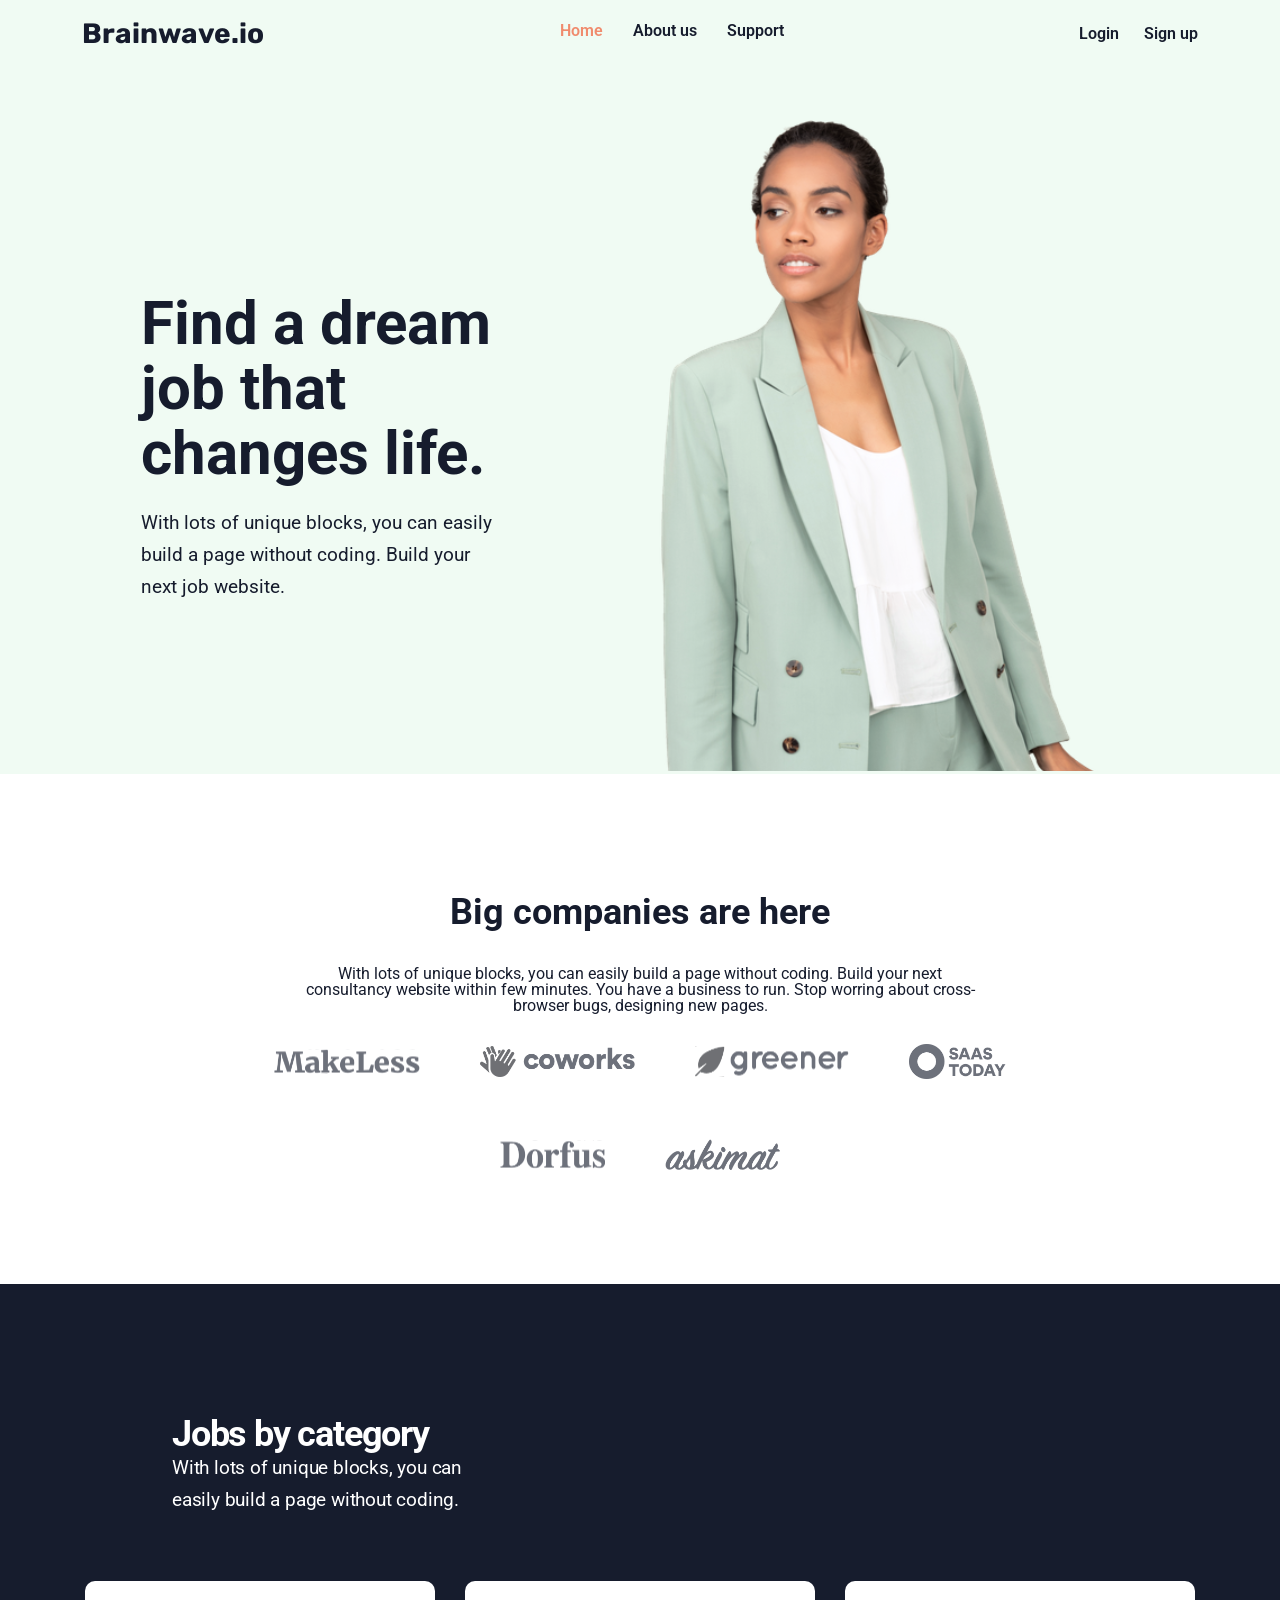
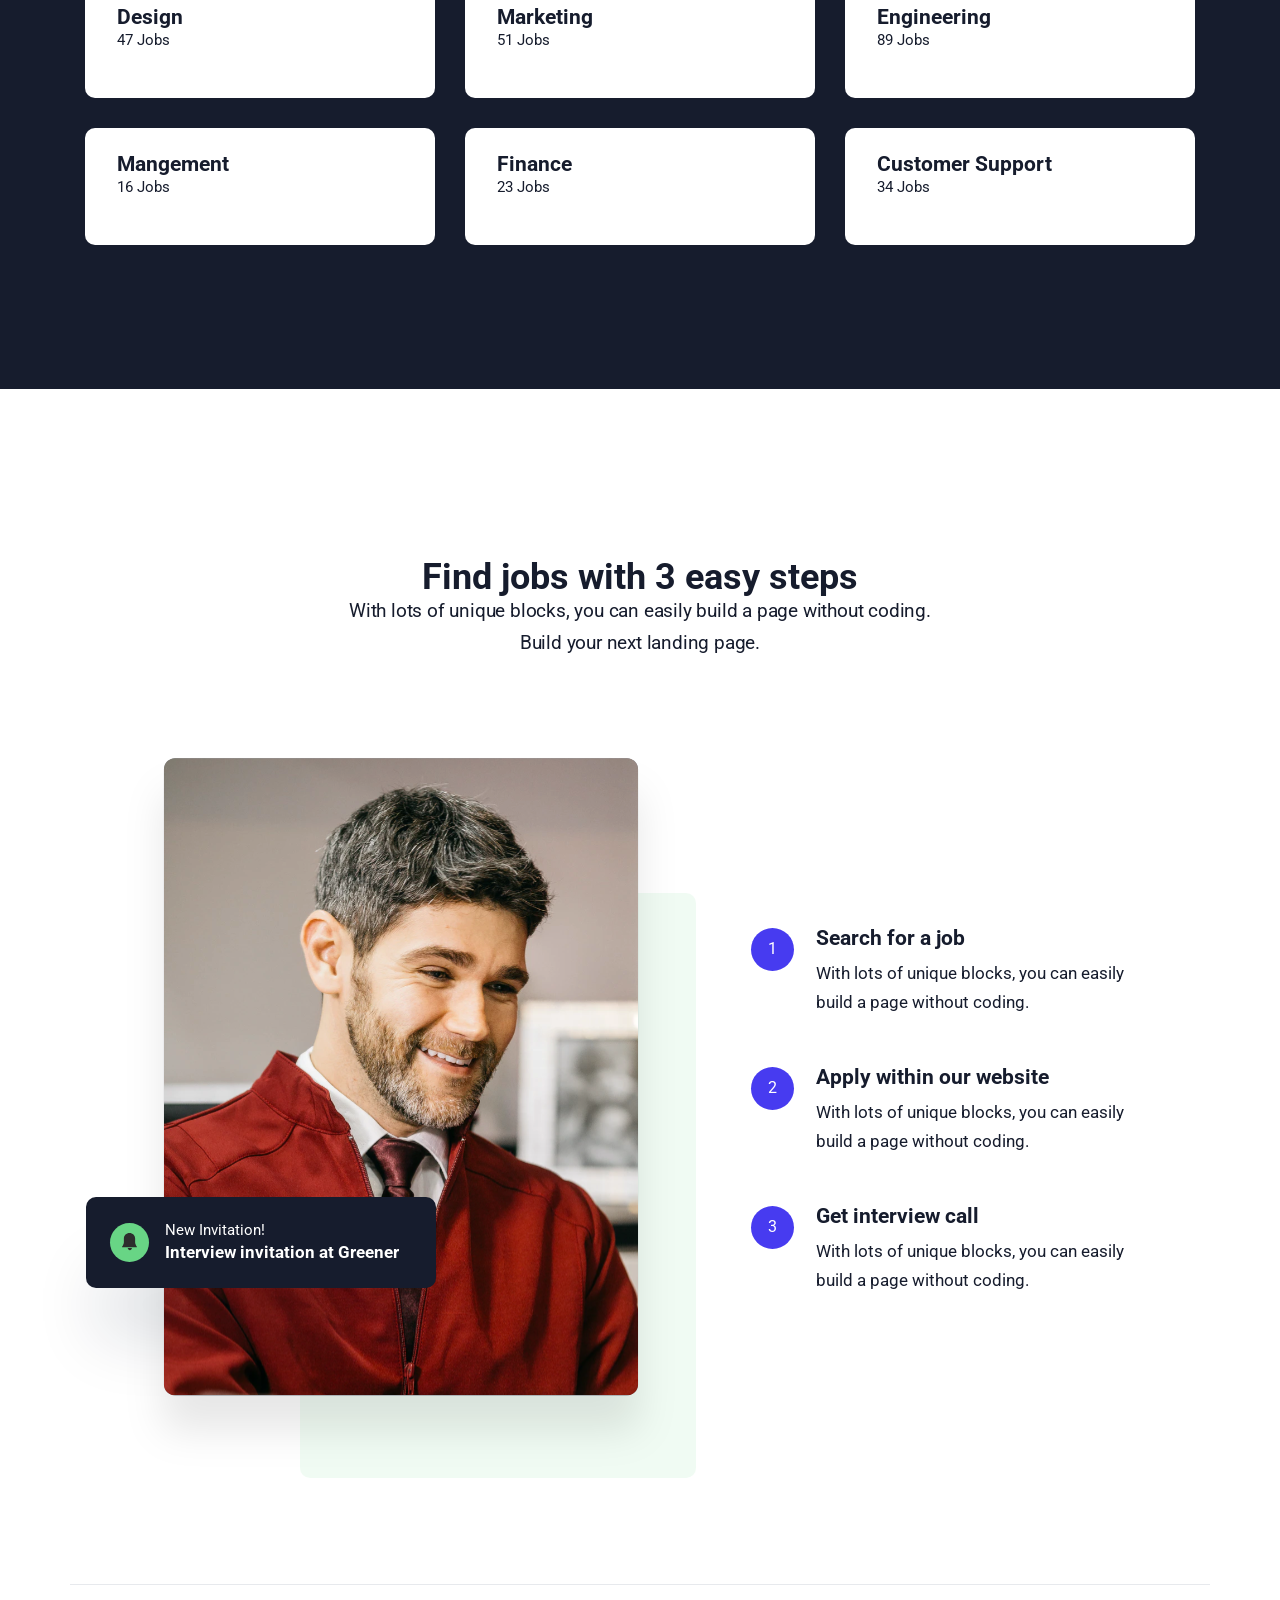
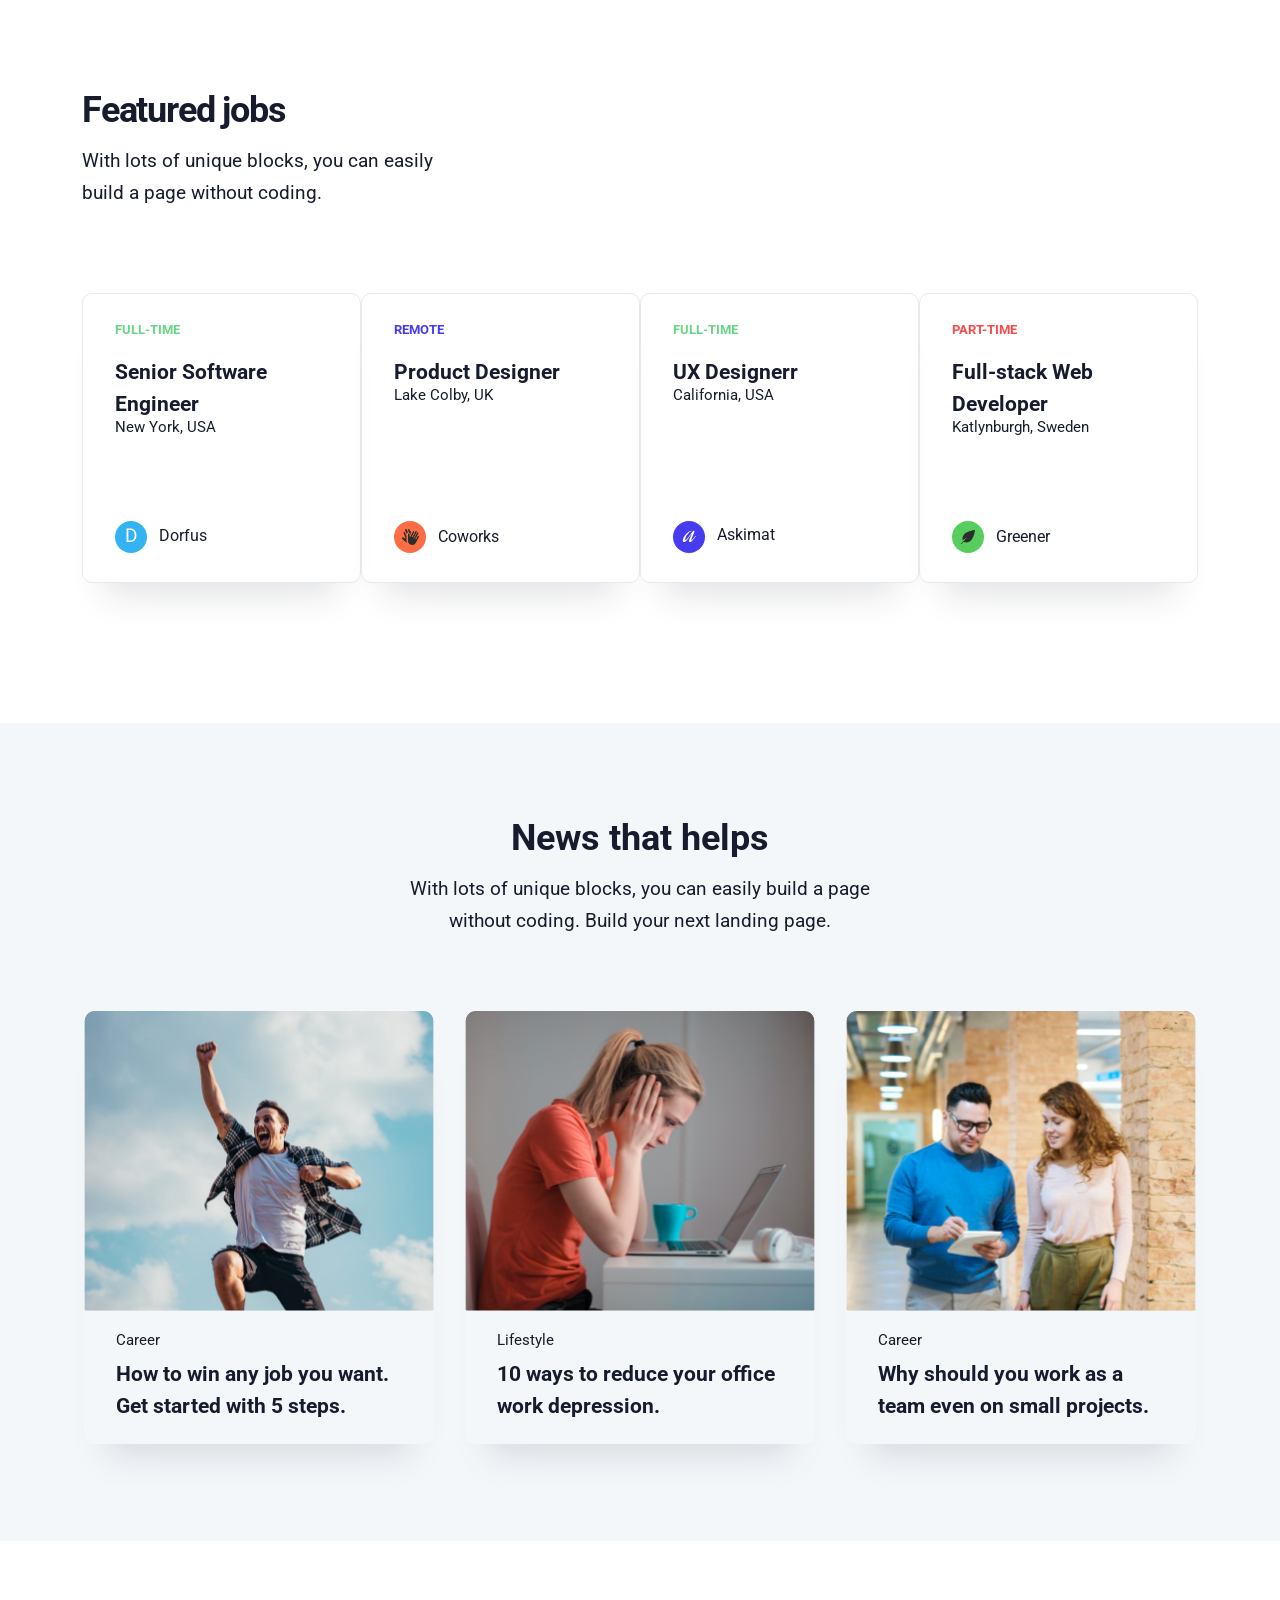
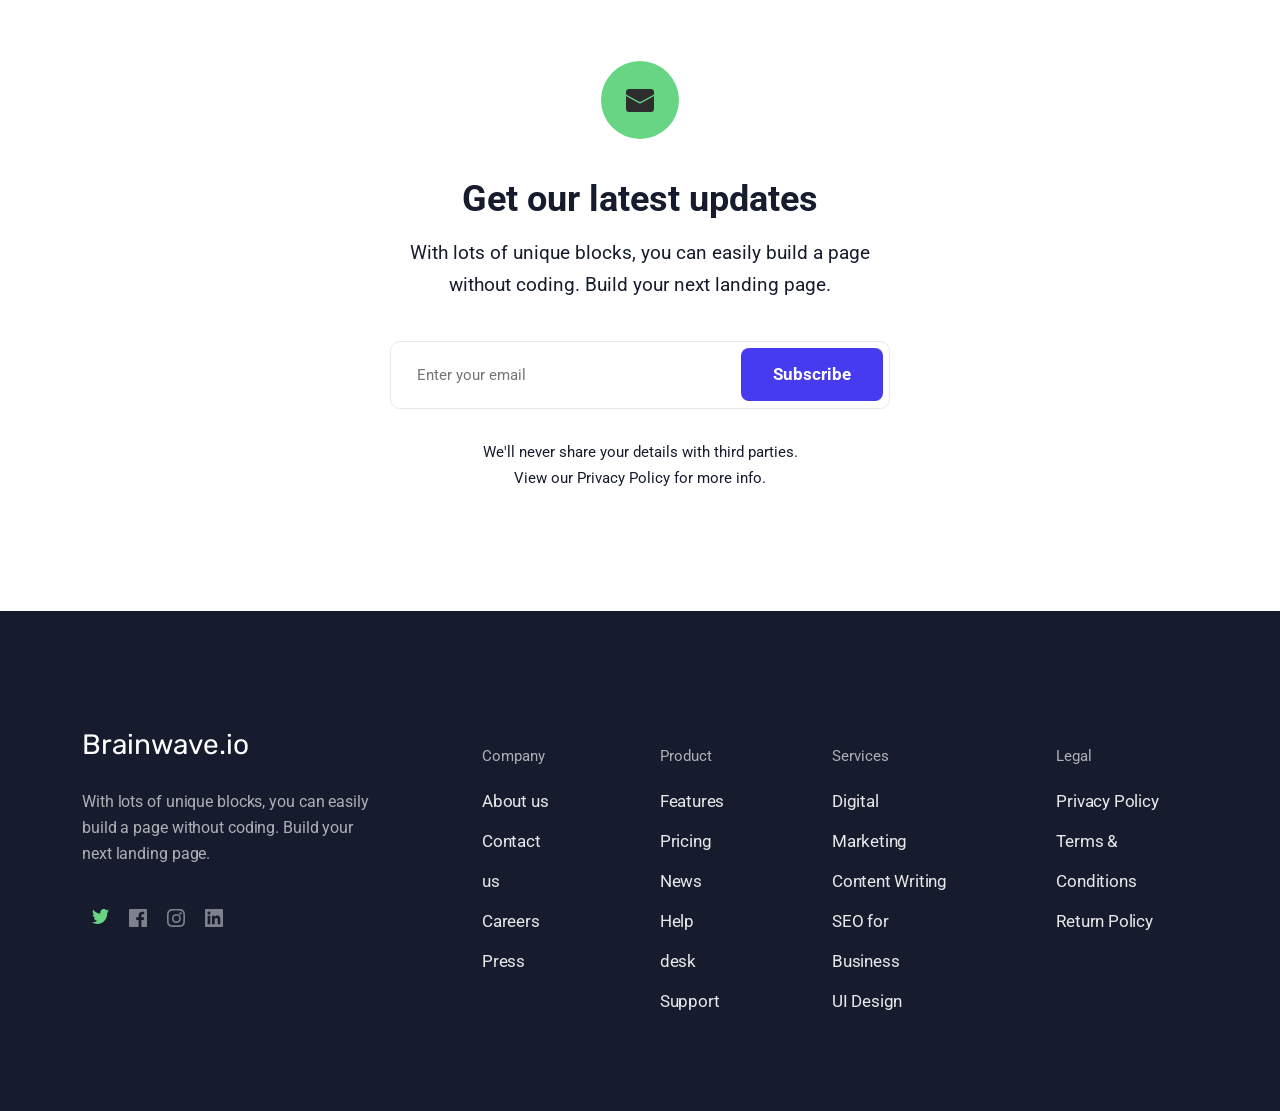
<file: index.html>
<!doctype html>
<html lang="en">
  <head>
    <meta charset="UTF-8" />
    <meta name="viewport" content="width=device-width, initial-scale=1.0" />
    <title>Home</title>
    <link
      rel="stylesheet"
      href="https://cdn.jsdelivr.net/npm/bootstrap@5.3.8/dist/css/bootstrap.min.css"
    />
    <link rel="stylesheet" href="./styles/pages/home.css" />
  </head>

  <body>
    <header class="header">
      <div class="container header__inner">
        <a href="#" class="header__logo">Brainwave.io</a>

        <nav class="header__nav">
          <span class="header__nav-item header__nav-item--active">Home</span>
          <a href="./pages/about.html" class="header__nav-item">About us</a>
          <a href="./pages/support.html" class="header__nav-item">Support</a>
        </nav>

        <div class="header__auth">
          <a href="./pages/login.html" class="header__auth-item">Login</a>
          <a href="./pages/signup.html" class="header__auth-item">Sign up</a>
        </div>
      </div>
    </header>

    <main>
      <section class="hero">
        <div class="container hero-content">
          <div class="hero-information">
            <h2 class="hero-title">Find a dream job that changes life.</h2>
            <p class="hero-parag">
              With lots of unique blocks, you can easily build a page without
              coding. Build your next job website.
            </p>
          </div>
          <div class="hero-view">
            <img src="./assets/images/hero.svg" alt="" />
          </div>
        </div>
      </section>

      <section class="companies container">
        <h2 class="company-title">Big companies are here</h2>

        <p class="company-parag">
          With lots of unique blocks, you can easily build a page without
          coding. Build your next consultancy website within few minutes. You
          have a business to run. Stop worring about cross-browser bugs,
          designing new pages.
        </p>

        <div class="company-icons">
          <img src="./assets/icons/makeless.svg" alt="" />
          <img src="./assets/icons/coworks.svg" alt="" />
          <img src="./assets/icons/greener.svg" alt="" />
          <img src="./assets/icons/saas.svg" alt="" />
          <img src="./assets/icons/dorfus.svg" alt="" />
          <img src="./assets/icons/askimat.svg" alt="" />
        </div>
      </section>

      <section class="category">
        <div class="container category-content">
          <div class="category-information">
            <h2 class="category-title">Jobs by category</h2>
            <p class="category-parag">
              With lots of unique blocks, you can easily build a page without
              coding.
            </p>
          </div>

          <div class="category-cards">
            <div class="cards">
              <h3 class="card-title">Design</h3>
              <p class="card-parag">47 Jobs</p>
            </div>
            <div class="cards">
              <h3 class="card-title">Marketing</h3>
              <p class="card-parag">51 Jobs</p>
            </div>
            <div class="cards">
              <h3 class="card-title">Engineering</h3>
              <p class="card-parag">89 Jobs</p>
            </div>
            <div class="cards">
              <h3 class="card-title">Mangement</h3>
              <p class="card-parag">16 Jobs</p>
            </div>
            <div class="cards">
              <h3 class="card-title">Finance</h3>
              <p class="card-parag">23 Jobs</p>
            </div>
            <div class="cards design-card">
              <h3 class="card-title">Customer Support</h3>
              <p class="card-parag">34 Jobs</p>
            </div>
          </div>
        </div>
      </section>

      <section class="find-jobs container">
        <h2 class="find-job-title">Find jobs with 3 easy steps</h2>

        <p class="find-job-parag">
          With lots of unique blocks, you can easily build a page without
          coding. Build your next landing page.
        </p>

        <div class="find-job-content">
          <div class="find-view">
            <div class="opacity-card"></div>
            <div class="find-img">
              <img src="./assets/images/find-job.svg" alt="" />
            </div>
            <div class="notification-card">
              <div class="notification-icon">
                <img src="./assets/icons/bell.svg" alt="" />
              </div>

              <div class="notification-content">
                <span>New Invitation!</span>
                <h4 class="notification-content-head">
                  Interview invitation at Greener
                </h4>
              </div>
            </div>
          </div>

          <div class="find-job-information">
            <div class="find-content">
              <div class="find-circle">
                <span>1</span>
              </div>
              <div class="find-job-text">
                <h3 class="find-job-text-title">Search for a job</h3>
                <p class="find-job-text-parag">
                  With lots of unique blocks, you can easily build a page
                  without coding.
                </p>
              </div>
            </div>
            <div class="find-content">
              <div class="find-circle">
                <span>2</span>
              </div>
              <div class="find-job-text">
                <h3 class="find-job-text-title">Apply within our website</h3>
                <p class="find-job-text-parag">
                  With lots of unique blocks, you can easily build a page
                  without coding.
                </p>
              </div>
            </div>
            <div class="find-content">
              <div class="find-circle">
                <span>3</span>
              </div>
              <div class="find-job-text">
                <h3 class="find-job-text-title">Get interview call</h3>
                <p class="find-job-text-parag">
                  With lots of unique blocks, you can easily build a page
                  without coding.
                </p>
              </div>
            </div>
          </div>
        </div>
      </section>

      <section class="featured-job container">
        <div class="featured-information">
          <h2 class="featured-title">Featured jobs</h2>
          <p class="featured-parag">
            With lots of unique blocks, you can easily build a page without
            coding.
          </p>
        </div>

        <div class="featured-cards">
          <div class="featured-card">
            <div class="featured-card-text">
              <span style="color: #68d585">FULL-TIME</span>

              <h3 class="featured-card-title">Senior Software Engineer</h3>
              <p class="featured-card-parag">New York, USA</p>
            </div>

            <div class="featured-card-logo">
              <img src="./assets/icons/featureddorfus.svg" alt="" />
              <h3 class="featured-card-logo-title">Dorfus</h3>
            </div>
          </div>
          <div class="featured-card">
            <div class="featured-card-text">
              <span style="color: #473bf0">Remote</span>

              <h3 class="featured-card-title">Product Designer</h3>
              <p class="featured-card-parag">Lake Colby, UK</p>
            </div>

            <div class="featured-card-logo">
              <img src="./assets/icons/featuredcoworks.svg" alt="" />
              <h3 class="featured-card-logo-title">Coworks</h3>
            </div>
          </div>
          <div class="featured-card">
            <div class="featured-card-text">
              <span style="color: #68d585">FULL-TIME</span>

              <h3 class="featured-card-title">UX Designerr</h3>
              <p class="featured-card-parag">California, USA</p>
            </div>

            <div class="featured-card-logo">
              <img src="./assets/icons/featuredaskimat.svg" alt="" />
              <h3 class="featured-card-logo-title">Askimat</h3>
            </div>
          </div>
          <div class="featured-card">
            <div class="featured-card-text">
              <span style="color: #f64b4b">Part-time</span>

              <h3 class="featured-card-title">Full-stack Web Developer</h3>
              <p class="featured-card-parag">Katlynburgh, Sweden</p>
            </div>

            <div class="featured-card-logo">
              <img src="./assets/icons/featuredgreener.svg" alt="" />
              <h3 class="featured-card-logo-title">Greener</h3>
            </div>
          </div>
        </div>
      </section>

      <section class="news">
        <div class="container news-content">
          <h2 class="news-title">News that helps</h2>
          <p class="news-parag">
            With lots of unique blocks, you can easily build a page without
            coding. Build your next landing page.
          </p>

          <div class="news-cards">
            <div class="news-card">
              <div class="news-card-img">
                <img src="./assets/images/career.svg" alt="" />
              </div>
              <div class="news-card-content">
                <p class="news-card-parag">Career</p>
                <h2 class="news-card-title">
                  How to win any job you want. Get started with 5 steps.
                </h2>
              </div>
            </div>
            <div class="news-card">
              <div class="news-card-img">
                <img src="./assets/images/lifestyle.svg" alt="" />
              </div>
              <div class="news-card-content">
                <p class="news-card-parag">Lifestyle</p>
                <h2 class="news-card-title">
                  10 ways to reduce your office work depression.
                </h2>
              </div>
            </div>
            <div class="news-card">
              <div class="news-card-img">
                <img src="./assets/images/career2.svg" alt="" />
              </div>
              <div class="news-card-content">
                <p class="news-card-parag">Career</p>
                <h2 class="news-card-title">
                  Why should you work as a team even on small projects.
                </h2>
              </div>
            </div>
          </div>
        </div>
      </section>

      <section class="subscribe container">
        <div class="subscribe-icon">
          <img src="./assets/icons/subscribe.svg" alt="" />
        </div>

        <h2 class="subscribe-title">Get our latest updates</h2>

        <p class="subscribe-parag">
          With lots of unique blocks, you can easily build a page without
          coding. Build your next landing page.
        </p>

        <form class="subscribe-form">
          <input
            type="email"
            placeholder="Enter your email"
            class="subscribe-input"
          />
          <button class="subscribe-btn">Subscribe</button>
        </form>

        <p class="subscribe-info">
          We'll never share your details with third parties.
          <br />
          View our Privacy Policy for more info.
        </p>
      </section>
    </main>

    <footer class="footer">
      <div class="container  footer-container">
        <div class="footer-column">
          <h2 class="column-logo-title">Brainwave.io</h2>
          <p class="column-logo-text">
            With lots of unique blocks, you can easily build a page without
            coding. Build your next landing page.
          </p>
          <br />
          <br />
          <div class="footer-icons">
            <img src="../assets/icons/twitter.svg" alt="" />
          </div>
          <div class="footer-icons">
            <img src="../assets/icons/facebook.svg" alt="" />
          </div>
          <div class="footer-icons">
            <img src="../assets/icons/instagram.svg" alt="" />
          </div>
          <div class="footer-icons">
            <img src="../assets/icons/linkedn.svg" alt="" />
          </div>
        </div>
        <div class="footer-column">
          <h4 class="column-text">Company</h4>
          <p class="col-p">About us</p>
          <p class="col-p">Contact us</p>
          <p class="col-p">Careers</p>
          <p class="col-p">Press</p>
        </div>
        <div class="footer-column">
          <h4 class="column-text">Product</h4>
          <p class="col-p">Features</p>
          <p class="col-p">Pricing</p>
          <p class="col-p">News</p>
          <p class="col-p">Help desk</p>
          <p class="col-p">Support</p>
        </div>
        <div class="footer-column">
          <h4 class="column-text">Services</h4>
          <p class="col-p">Digital Marketing</p>
          <p class="col-p">Content Writing</p>
          <p class="col-p">SEO for Business</p>
          <p class="col-p">UI Design</p>
        </div>
        <div class="footer-column">
          <h4 class="column-text">Legal</h4>
          <p class="col-p">Privacy Policy</p>
          <p class="col-p">Terms & Conditions</p>
          <p class="col-p">Return Policy</p>
        </div>
      </div>
    </footer>
  </body>
</html>
</file>
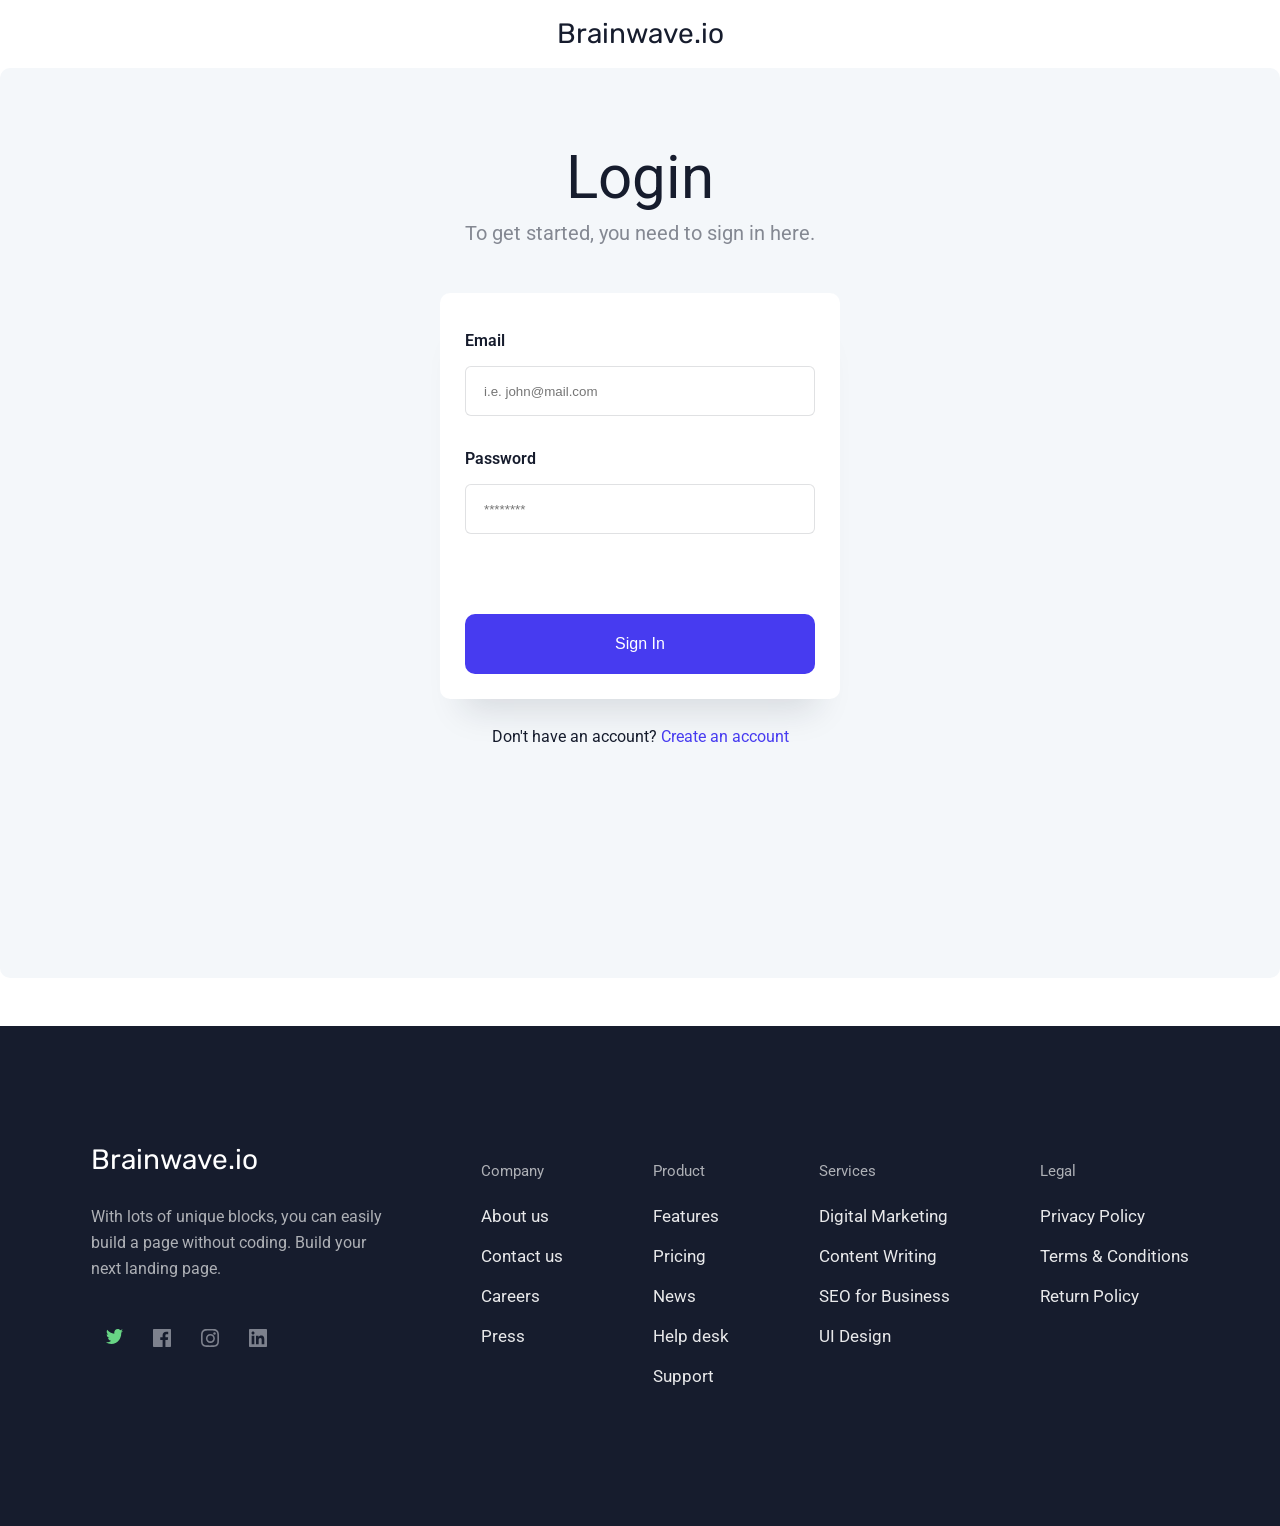
<file: pages/login.html>
<!DOCTYPE html>
<html lang="en">

<head>
    <meta charset="UTF-8">
    <meta name="viewport" content="width=device-width, initial-scale=1.0">
    <title>Brainwave.io Login</title>
    <link rel="icon" type="image/svg+xml" sizes="any"
        href="data:image/svg+xml,%3Csvg xmlns='http://www.w3.org/2000/svg' viewBox='0 0 300 300'%3E%3Ccircle cx='160' cy='160' r='150' fill='%23FFD23F'/%3E%3Ccircle cx='150' cy='115' r='30' fill='none' stroke='%232B2D2F' stroke-width='10'/%3E%3Cpath d='M 95 210 A 60 55 0 0 1 205 210 Z' fill='none' stroke='%232B2D2F' stroke-width='10' stroke-linejoin='round' stroke-linecap='round'/%3E%3C/svg%3E">
    <link rel="stylesheet" href="../styles/pages/login.css">
</head>

<body>
    <!-- HEADER -->

    <header class="header">
        <div class="header-container">
            <a href="../index.html" class="header-logo">Brainwave.io</a>
        </div>
    </header>

    <!-- LOGIN -->

    <section class="login-section">

        <h1 class="login-title">Login</h1>
        <p class="login-text">
            To get started, you need to sign in here.
        </p>

        <div class="login-card">
            <form class="login-form">
                <label class="login-label">Email</label>
                <input type="email" class="login-input" placeholder="i.e. john@mail.com">
                <label class="login-label">Password</label>
                <input type="password" class="login-input" placeholder="********">
                <button class="login-btn">
                    Sign In
                </button>
            </form>
        </div>

        <p class="login-register">
            Don't have an account?
            <a href="../pages/signup.html" class="login-link">Create an account</a>
        </p>

    </section>

    <br><br><br>

    <!-- FOOTER -->

<footer class="footer">
    <div class="footer-container">
        <div class="footer-column">
            <h2 class="column-logo-title">Brainwave.io</h2>
            <p class="column-logo-text">With lots of unique blocks, you can easily build a page without coding.
                Build
                your next landing page.</p>
            <br>
            <br>
            <div class="footer-icons">
                <img src="../assets/icons/twitter.svg" alt="">
            </div>
            <div class="footer-icons">
                <img src="../assets/icons/facebook.svg" alt="">
            </div>
            <div class="footer-icons">
                <img src="../assets/icons/instagram.svg" alt="">

            </div>
            <div class="footer-icons">
                <img src="../assets/icons/linkedn.svg" alt="">

            </div>

        </div>
        <div class="footer-column">
            <h4 class="column-text">Company</h4>
            <p class="col-p">About us</p>
            <p class="col-p">Contact us</p>
            <p class="col-p">Careers</p>
            <p class="col-p">Press</p>
        </div>
        <div class="footer-column">
            <h4 class="column-text">Product</h4>
            <p class="col-p">Features</p>
            <p class="col-p">Pricing</p>
            <p class="col-p">News</p>
            <p class="col-p">Help desk</p>
            <p class="col-p">Support</p>
        </div>
        <div class="footer-column">
            <h4 class="column-text">Services</h4>
            <p class="col-p">Digital Marketing</p>
            <p class="col-p">Content Writing</p>
            <p class="col-p">SEO for Business</p>
            <p class="col-p">UI Design</p>
        </div>
        <div class="footer-column">
            <h4 class="column-text">Legal</h4>
            <p class="col-p">Privacy Policy</p>
            <p class="col-p">Terms & Conditions</p>
            <p class="col-p">Return Policy</p>
        </div>
    </div>
</footer>


</body>

</html>
</file>
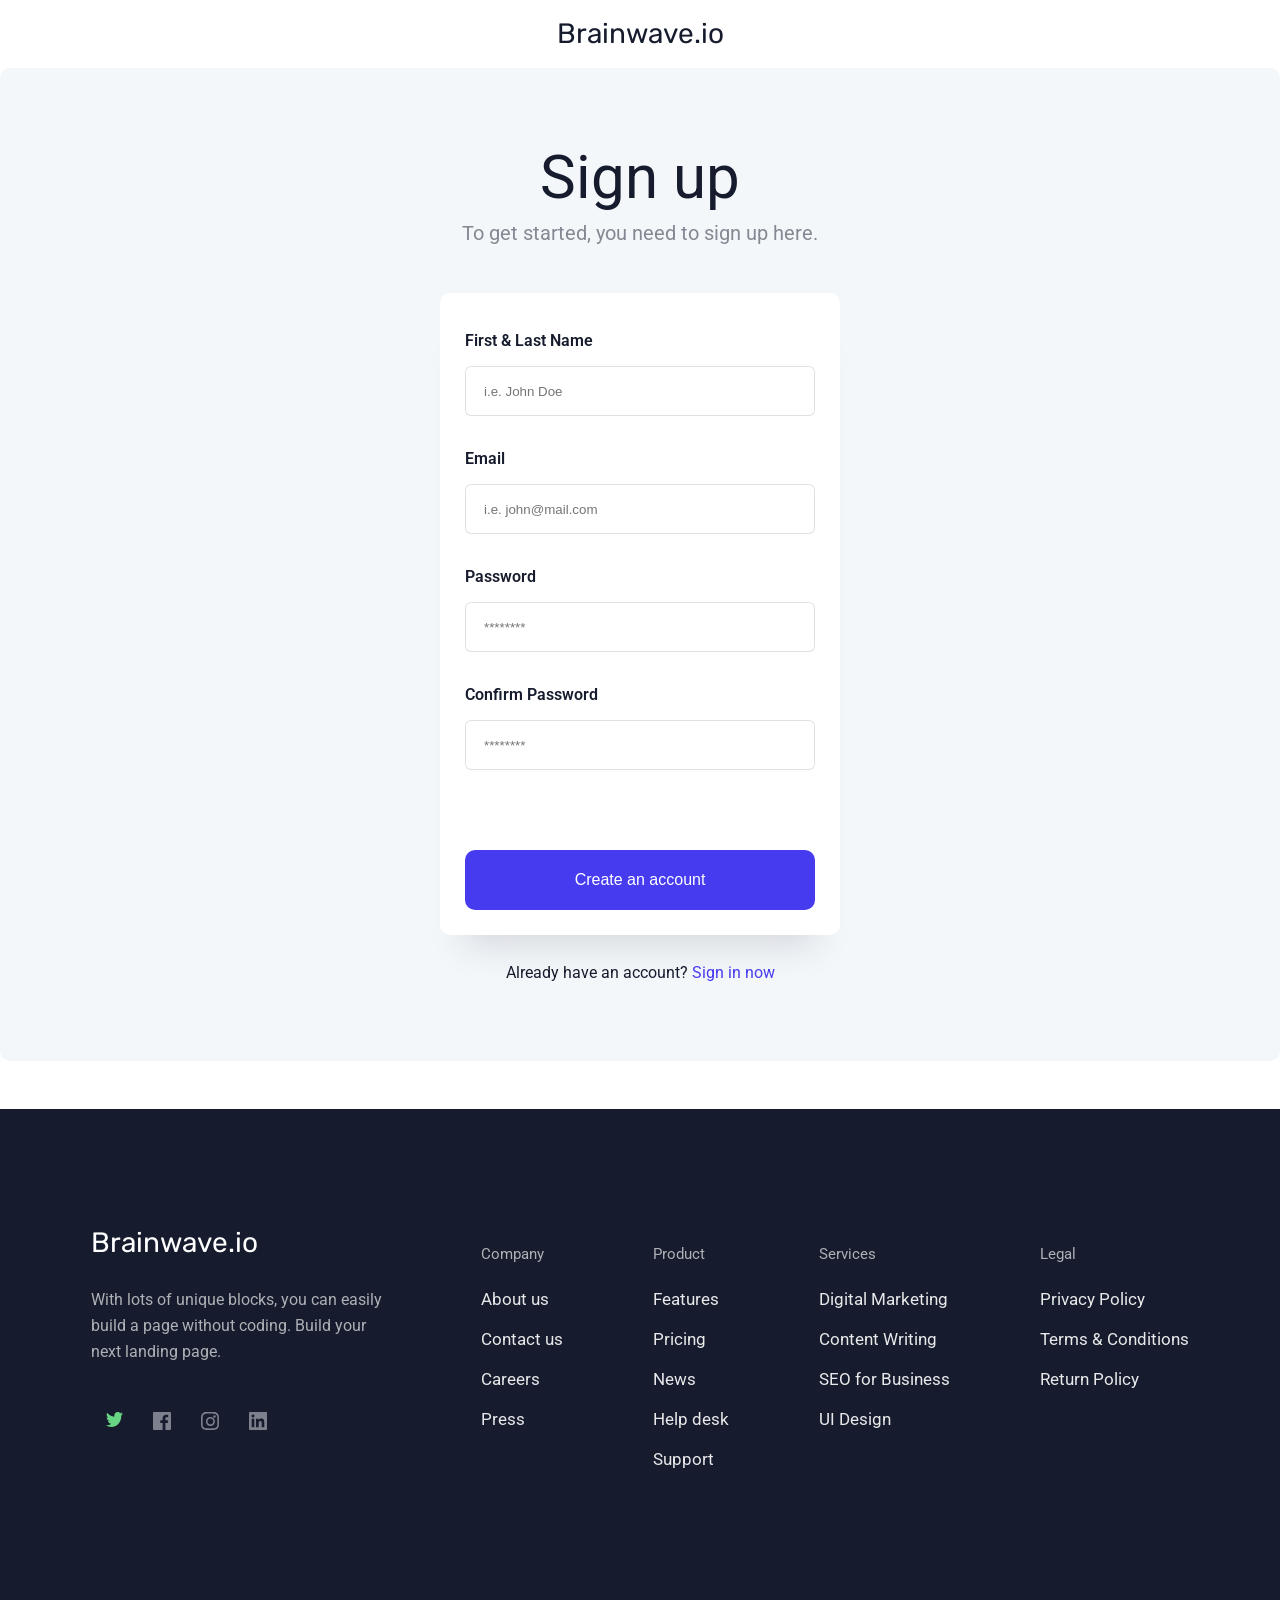
<file: pages/signup.html>
<!DOCTYPE html>
<html lang="en">

<head>
    <meta charset="UTF-8">
    <meta name="viewport" content="width=device-width, initial-scale=1.0">
    <title>Brainwave.io Sign up</title>
    <link rel="icon" type="image/svg+xml"
        href="[data-uri]">

    <link rel="stylesheet" href="../styles/pages/signup.css">
</head>

<body>
    <!-- HEADER -->

    <header class="header">
        <div class="header-container">
            <a href="../index.html" class="header-logo">Brainwave.io</a>
        </div>
    </header>

    <!-- LOGIN -->

    <section class="login-section">

        <h1 class="login-title">Sign up</h1>
        <p class="login-text">
            To get started, you need to sign up here.
        </p>

        <div class="login-card">
            <form class="login-form">
                <label class="login-label">First & Last Name</label>
                <input type="email" class="login-input" placeholder="i.e. John Doe">
                <label class="login-label">Email</label>
                <input type="email" class="login-input" placeholder="i.e. john@mail.com">
                <label class="login-label">Password</label>
                <input type="password" class="login-input" placeholder="********">
                <label class="login-label">Confirm Password</label>
                <input type="password" class="login-input" placeholder="********">

                <button class="login-btn">
                    Create an account
                </button>
            </form>
        </div>

        <p class="login-register">Already have an account?
            <a href="../pages/login.html" class="login-link">Sign in now</a>
        </p>

    </section>

    <br><br><br>

    <!-- FOOTER -->

    <footer class="footer">
        <div class="footer-container">
            <div class="footer-column">
                <h2 class="column-logo-title">Brainwave.io</h2>
                <p class="column-logo-text">With lots of unique blocks, you can easily build a page without coding.
                    Build
                    your next landing page.</p>
                <br>
                <br>
                <div class="footer-icons">
                    <img src="../assets/icons/twitter.svg" alt="">
                </div>
                <div class="footer-icons">
                    <img src="../assets/icons/facebook.svg" alt="">
                </div>
                <div class="footer-icons">
                    <img src="../assets/icons/instagram.svg" alt="">
                </div>
                <div class="footer-icons">
                    <img src="../assets/icons/linkedn.svg" alt="">
                </div>
            </div>
            <div class="footer-column">
                <h4 class="column-text">Company</h4>
                <p class="col-p">About us</p>
                <p class="col-p">Contact us</p>
                <p class="col-p">Careers</p>
                <p class="col-p">Press</p>
            </div>
            <div class="footer-column">
                <h4 class="column-text">Product</h4>
                <p class="col-p">Features</p>
                <p class="col-p">Pricing</p>
                <p class="col-p">News</p>
                <p class="col-p">Help desk</p>
                <p class="col-p">Support</p>
            </div>
            <div class="footer-column">
                <h4 class="column-text">Services</h4>
                <p class="col-p">Digital Marketing</p>
                <p class="col-p">Content Writing</p>
                <p class="col-p">SEO for Business</p>
                <p class="col-p">UI Design</p>
            </div>
            <div class="footer-column">
                <h4 class="column-text">Legal</h4>
                <p class="col-p">Privacy Policy</p>
                <p class="col-p">Terms & Conditions</p>
                <p class="col-p">Return Policy</p>
            </div>
        </div>
    </footer>

</body>

</html>
</file>
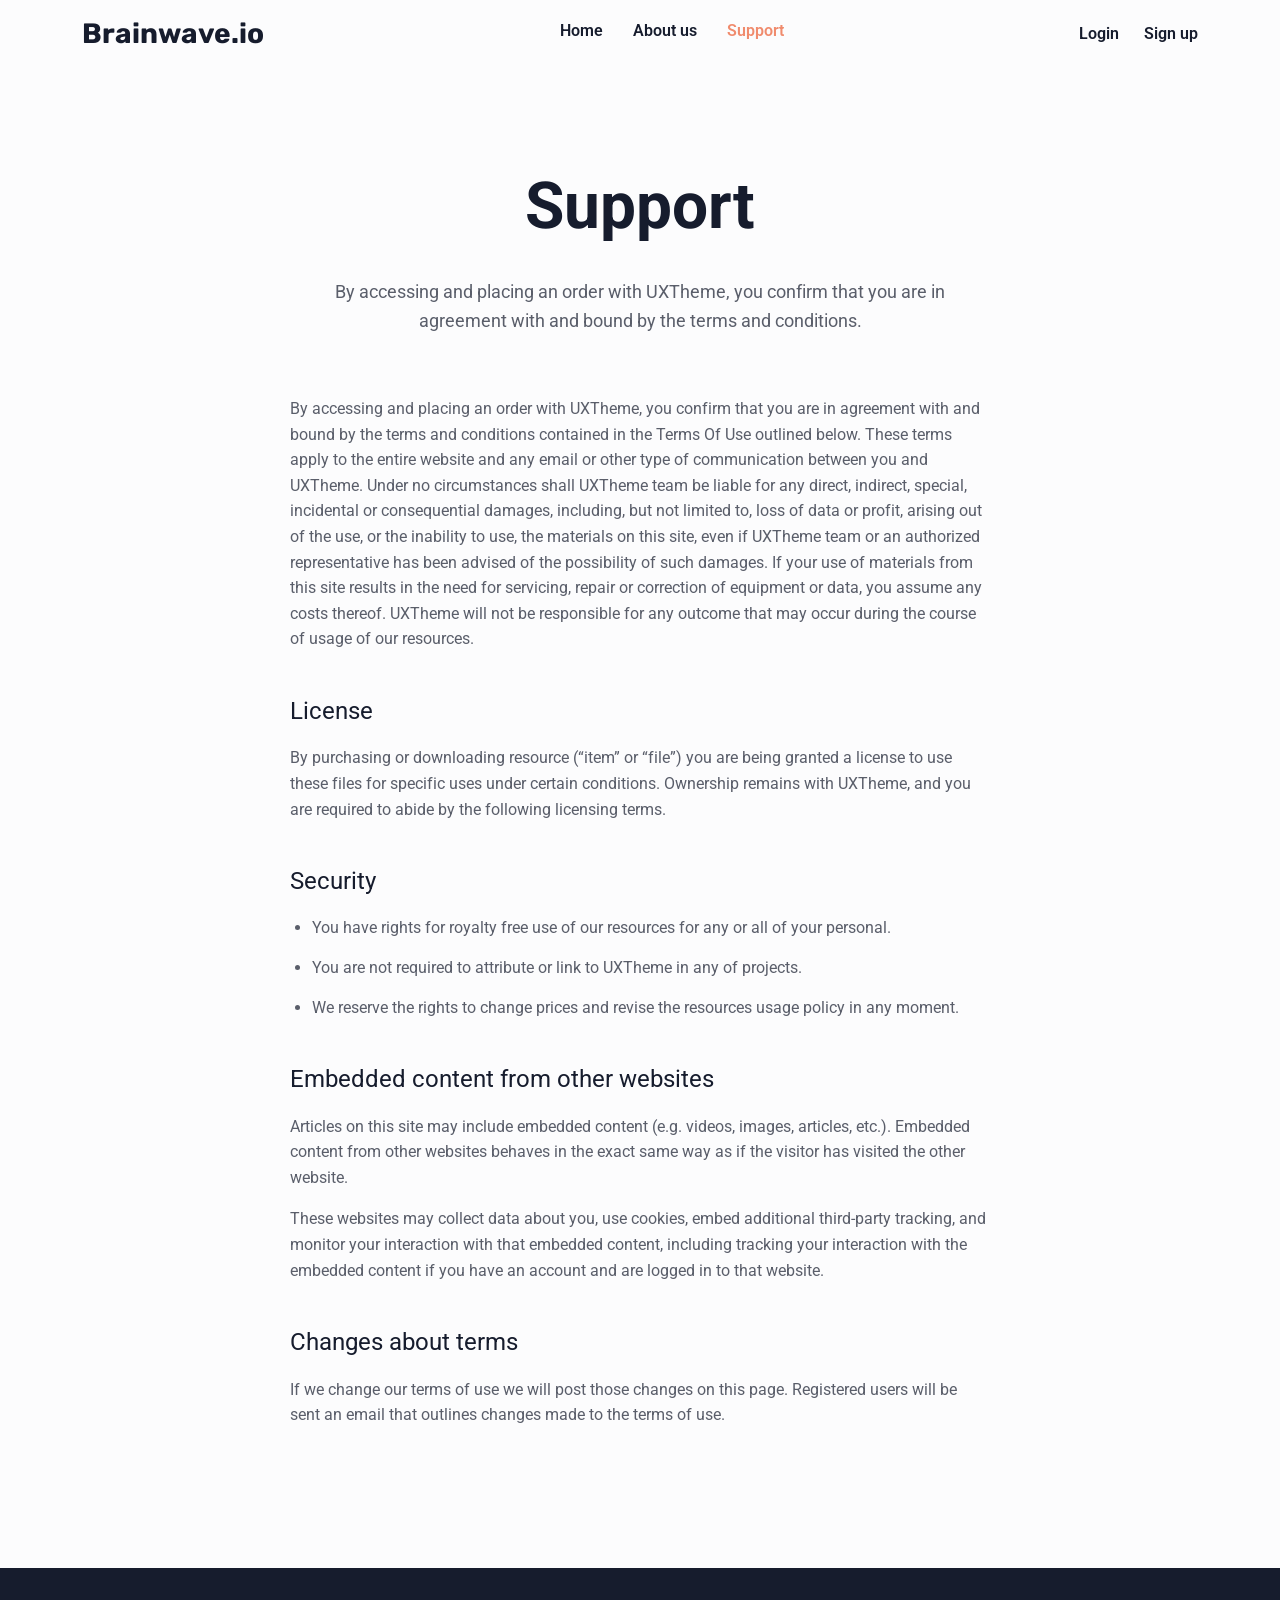
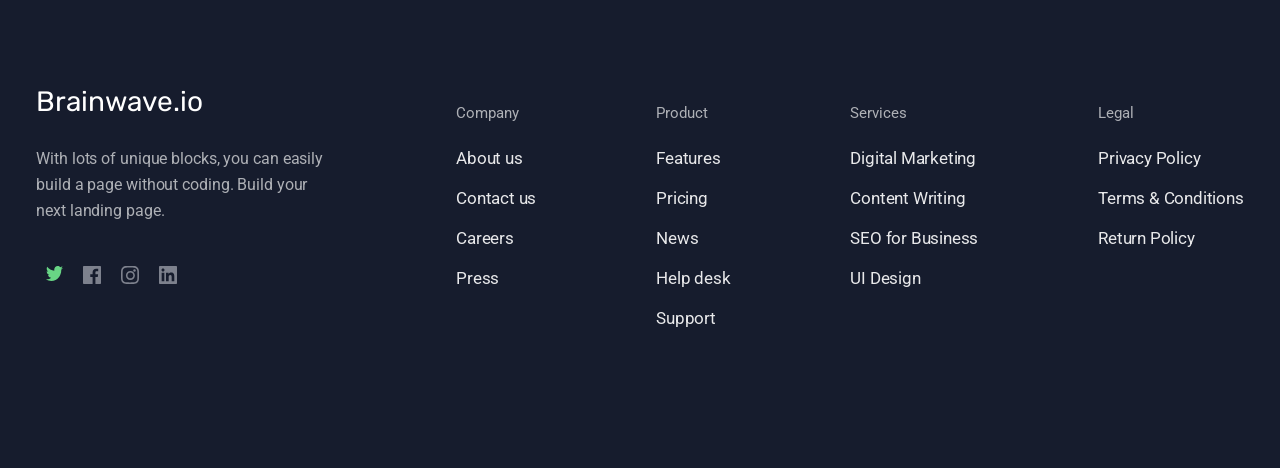
<file: pages/support.html>
<!doctype html>
<html lang="az">
  <head>
    <meta charset="UTF-8" />
    <meta name="viewport" content="width=device-width, initial-scale=1.0" />
    <title>Support</title>
    <link
      rel="stylesheet"
      href="https://cdn.jsdelivr.net/npm/bootstrap@5.3.8/dist/css/bootstrap.min.css"
    />

    <link rel="stylesheet" href="../styles/pages/support.css" />
    S
  </head>

  <body>
    <header class="header">
      <div class="container header__inner">
        <a href="#" class="header__logo">Brainwave.io</a>

        <nav class="header__nav">
          <a href="../index.html" class="header__nav-item">Home</a>
          <a href="./about.html" class="header__nav-item">About us</a>
          <span class="header__nav-item header__nav-item--active">Support</span>
        </nav>

        <div class="header__auth">
          <a href="login.html" class="header__auth-item">Login</a>
          <a href="signup.html" class="header__auth-item">Sign up</a>
        </div>
      </div>
    </header>

    <main class="support">
      <section class="hero">
        <div class="container">
          <h1 class="hero__title">Support</h1>
          <p class="hero__text">
            By accessing and placing an order with UXTheme, you confirm that you
            are in agreement with and bound by the terms and conditions.
          </p>
        </div>
      </section>

      <section class="content">
        <section class="content__section">
          <p class="content__text">
            By accessing and placing an order with UXTheme, you confirm that you
            are in agreement with and bound by the terms and conditions
            contained in the Terms Of Use outlined below. These terms apply to
            the entire website and any email or other type of communication
            between you and UXTheme. Under no circumstances shall UXTheme team
            be liable for any direct, indirect, special, incidental or
            consequential damages, including, but not limited to, loss of data
            or profit, arising out of the use, or the inability to use, the
            materials on this site, even if UXTheme team or an authorized
            representative has been advised of the possibility of such damages.
            If your use of materials from this site results in the need for
            servicing, repair or correction of equipment or data, you assume any
            costs thereof. UXTheme will not be responsible for any outcome that
            may occur during the course of usage of our resources.
          </p>
        </section>

        <section class="content__section">
          <h2 class="content__title">License</h2>
          <p class="content__text">
            By purchasing or downloading resource (“item” or “file”) you are
            being granted a license to use these files for specific uses under
            certain conditions. Ownership remains with UXTheme, and you are
            required to abide by the following licensing terms.
          </p>
        </section>

        <section class="content__section">
          <h2 class="content__title">Security</h2>
          <ul class="content__list">
            <li class="content__list-item">
              You have rights for royalty free use of our resources for any or
              all of your personal.
            </li>
            <li class="content__list-item">
              You are not required to attribute or link to UXTheme in any of
              projects.
            </li>
            <li class="content__list-item">
              We reserve the rights to change prices and revise the resources
              usage policy in any moment.
            </li>
          </ul>
        </section>

        <section class="content__section">
          <h2 class="content__title">Embedded content from other websites</h2>
          <p class="content__text">
            Articles on this site may include embedded content (e.g. videos,
            images, articles, etc.). Embedded content from other websites
            behaves in the exact same way as if the visitor has visited the
            other website.
          </p>
          <p class="content__text">
            These websites may collect data about you, use cookies, embed
            additional third-party tracking, and monitor your interaction with
            that embedded content, including tracking your interaction with the
            embedded content if you have an account and are logged in to that
            website.
          </p>
        </section>

        <section class="content__section">
          <h2 class="content__title">Changes about terms</h2>
          <p class="content__text">
            If we change our terms of use we will post those changes on this
            page. Registered users will be sent an email that outlines changes
            made to the terms of use.
          </p>
        </section>
      </section>
    </main>

    <footer class="footer">
      <div class="footer-container">
        <div class="footer-column">
          <h2 class="column-logo-title">Brainwave.io</h2>
          <p class="column-logo-text">
            With lots of unique blocks, you can easily build a page without
            coding. Build your next landing page.
          </p>
          <br />
          <br />
          <div class="footer-icons">
            <img src="../assets/icons/twitter.svg" alt="" />
          </div>
          <div class="footer-icons">
            <img src="../assets/icons/facebook.svg" alt="" />
          </div>
          <div class="footer-icons">
            <img src="../assets/icons/instagram.svg" alt="" />
          </div>
          <div class="footer-icons">
            <img src="../assets/icons/linkedn.svg" alt="" />
          </div>
        </div>
        <div class="footer-column">
          <h4 class="column-text">Company</h4>
          <p class="col-p">About us</p>
          <p class="col-p">Contact us</p>
          <p class="col-p">Careers</p>
          <p class="col-p">Press</p>
        </div>
        <div class="footer-column">
          <h4 class="column-text">Product</h4>
          <p class="col-p">Features</p>
          <p class="col-p">Pricing</p>
          <p class="col-p">News</p>
          <p class="col-p">Help desk</p>
          <p class="col-p">Support</p>
        </div>
        <div class="footer-column">
          <h4 class="column-text">Services</h4>
          <p class="col-p">Digital Marketing</p>
          <p class="col-p">Content Writing</p>
          <p class="col-p">SEO for Business</p>
          <p class="col-p">UI Design</p>
        </div>
        <div class="footer-column">
          <h4 class="column-text">Legal</h4>
          <p class="col-p">Privacy Policy</p>
          <p class="col-p">Terms & Conditions</p>
          <p class="col-p">Return Policy</p>
        </div>
      </div>
    </footer>
  </body>
</html>
</file>
<file: styles/pages/home.css>
@import url("../global/general.css");

/* HEADER */
.header {
  padding: 20px 0;
  background: var(--bg-color);
  position: fixed;
  width: 100%;
  top: 0;
  left: 0;
  z-index: 100;
}

.header__inner {
  display: flex;
  justify-content: space-between;
  align-items: center;
}

.header__logo {
  font-size: 28px;
  font-weight: 700;
  color: var(--color-logo);
  text-decoration: none;
  font-family: var(--rubik-font);
  line-height: 100%;
  transition: transform 0.3s ease;
}

.header__logo:hover {
  transform: scale(1.05);
}

.header__nav {
  display: flex;
  gap: 30px;
  font-size: 16px;
  font-weight: 600;
}

.header__nav-item {
  cursor: pointer;
  transition: color 0.8s ease, border-bottom 0.3s ease;
  padding-bottom: 5px;
  border-bottom: 2px solid transparent;
  text-decoration: none;
  color: var(--text-color);
}

.header__nav-item:hover {
  color: var(--color-nav-cursor);
  border-bottom: 2px solid var(--color-nav-cursor);
}

.header__nav-item--active {
  color: var(--color-nav-cursor);
}

.header__auth {
  display: flex;
  gap: 25px;
  font-size: 16px;
  font-weight: 600;
}

.header__auth-item {
  cursor: pointer;
  text-decoration: none;
  color: var(--footer-bg-color);
  transition: color 0.8s ease, transform 0.3s ease;
}

.header__auth-item:hover {
  transform: scale(1.1);
  color: var(--color-nav-cursor);
  transition: color 0.8s ease, transform 0.5s ease;
}

/*\\\\\\\\\\\\\\\\\\\\\\\*/

.hero {
  background-color: var(--bg-color);
}
.hero-content {
  padding-top: 120px;
  display: flex;
  justify-content: center;
  align-items: center;
}

.hero-information {
  display: flex;
  flex-direction: column;
  gap: 21px;
  max-width: 518px;
  width: 100%;
}
.hero-title {
  font-weight: 700;
  font-size: 60px;
  line-height: 65px;
  max-width: 350px;
}

.hero-parag {
  font-weight: 400;
  font-size: 19px;
  line-height: 32px;
  max-width: 368px;
}

/* Companies */
.companies {
  margin: 114px auto;
  max-width: 766px;
  width: 100%;

  display: flex;
  flex-direction: column;
  gap: 30px;
}
.company-title {
  text-align: center;
  font-weight: 700;
  font-size: 36px;
  line-height: 48px;
}
.company-parag {
  max-width: 686px;
  text-align: center;
  margin: 0 auto;
}
.company-icons {
  display: flex;
  flex-wrap: wrap;
  max-width: 766px;
  justify-content: center;
  gap: 60px;
}


/* Category */

.category {
  background-color: var(--text-color);
}

.category-content {
  padding-top: 132px;
  padding-bottom: 144px;
  display: flex;
  flex-direction: column;
  justify-content: space-between;
  gap: 65px;
}

.category-information {
  max-width: 429px;
  width: 100%;

  padding-left: 90px;
}
.category-title {
  font-weight: 700;
  color: var(--light-color);
  font-size: 36px;
  letter-spacing: -1.2px;
}
.category-parag {
  max-width: 388px;
  font-weight: 400;
  color: var(--light-color);
  font-size: 19px;
  line-height: 32px;
  letter-spacing: -0.2px;
}

.category-cards {
  display: flex;
  justify-content: center;
  gap: 30px;
  flex-wrap: wrap;
}

.cards {
  background-color: var(--light-color);
  width: 350px;
  height: 117px;
  padding: 26px 32px;
  border-radius: 10px;

  display: flex;
  flex-direction: column;
  gap: 5px;
}

.card-title,
.card-parag {
  color: var(--text-color);
}

.cards:hover {
  background-color: var(--card-hover-color);
  box-shadow: 0px 34px 33px -23px #161c2d21;
  transition: all 0.5s ease;
}
.cards:hover .card-title,
.cards:hover .card-parag {
  color: white;
}

.card-title {
  font-weight: 700;
  font-size: 21px;
}
.card-parag {
  font-weight: 400;
  font-size: 15px;
}

/* FIND JOB */
.find-jobs {
  padding-top: 170px;
  padding-bottom: 116px;
  border-bottom: 1px solid var(--border-color);
}

.find-job-content {
  display: flex;
  justify-content: center;
  align-items: center;
  gap: 75px;
}
.find-job-title {
  text-align: center;
  font-weight: 700;
  font-size: 36px;
}
.find-job-parag {
  max-width: 589px;
  text-align: center;
  margin: 0 auto;
  font-weight: 400;
  font-size: 19px;
  line-height: 32px;
  letter-spacing: -0.2px;
  margin-bottom: 96px;
}

.find-view {
  position: relative;
  width: 550px;
}
.find-img img {
  width: 100%;
  border-radius: 12px;
  display: block;
}

.opacity-card {
  position: absolute;
  width: 72%;
  height: 82%;
  background-color: var(--opacity-card-color);
  opacity: 9.86%;
  border-radius: 10px;
  right: -20px;
  bottom: -10px;
  z-index: -1;
}

/* Notification */
.notification-card {
  position: absolute;
  left: -40px;
  bottom: 180px;

  display: flex;
  align-items: center;
  gap: 16px;

  background-color: var(--text-color);

  padding: 26px 24px;
  border-radius: 10px;

  min-width: 350px;

  box-shadow: 0 62px 64px -10px #0117301e;
}

.notification-icon {
  width: 39px;
  height: 39px;
  border-radius: 50%;
  background-color: var(--opacity-card-color);

  display: flex;
  justify-content: center;
  align-items: center;
}
.notification-content {
  display: flex;
  flex-direction: column;
}
.notification-content span {
  color: var(--light-color);
  font-weight: 400;
  font-size: 15px;
  margin-bottom: 6px;
}

.notification-content-head {
  font-weight: 700;
  font-size: 17px;
  color: var(--light-color);
}

.find-job-information {
  max-width: 404px;
}

.find-job-information {
  display: flex;
  flex-direction: column;
  gap: 50px;
}

.find-content {
  display: flex;
  gap: 22px;
}

.find-circle {
  background-color: var(--card-hover-color);
  width: 43px;
  min-width: 43px;
  height: 43px;
  min-height: 43px;
  border-radius: 50%;

  display: flex;
  justify-content: center;
  align-items: center;
}

.find-circle span {
  color: var(--light-color);
}

.find-job-text {
  display: flex;
  flex-direction: column;
  gap: 10px;
}
.find-job-text-title {
  font-weight: 700;
  font-size: 21px;
}
.find-job-text-parag {
  font-weight: 400;
  font-size: 17px;
  line-height: 29px;
}

/* FEATURED JOBS */

.featured-job {
  padding-top: 107px;
  padding-bottom: 140px;

  display: flex;
  flex-direction: column;
  gap: 84px;
}
.featured-information {
  display: flex;
  flex-direction: column;
  gap: 17px;
}
.featured-title {
  color: var(--text-color);
  font-weight: 700;
  font-size: 36px;
  letter-spacing: -1.2px;
}

.featured-parag {
  max-width: 353px;

  font-weight: 400;
  font-size: 19px;
  line-height: 32px;
  color: var(--text-color);
}
.featured-cards {
  display: flex;
  justify-content: space-between;
  align-items: stretch;
}

.featured-card {
  display: flex;
  flex-direction: column;
  max-width: 280px;
  width: 100%;
  min-height: 290px;
  padding: 29px 32px;
  border-radius: 10px;
  border: 1px solid var(--border-color);
  box-shadow: 0px 34px 33px -23px #161c2d21;
}
.featured-card-text {
  display: flex;
  flex-direction: column;
}
.featured-card-logo {
  margin-top: auto;
  display: flex;
  align-items: center;
  gap: 12px;
}
.featured-card-text span {
  margin-bottom: 20px;
  font-weight: 700;
  font-size: 13px;
  text-transform: uppercase;
}
.featured-card-title {
  font-weight: 700;
  color: var(--text-color);
  font-size: 21px;
  line-height: 32px;
}
.featured-card-parag {
  font-weight: 400;
  color: var(--text-color);
  font-size: 15px;
}

/* NEWS */

.news {
  background-color: var(--secondary-bg-color);
}

.news-content {
  padding: 97px 0;
}
.news-title {
  text-align: center;
  font-weight: 700;
  color: var(--text-color);
  font-size: 36px;

  margin-bottom: 17px;
}
.news-parag {
  max-width: 503px;
  font-weight: 400;
  font-size: 19px;
  line-height: 32px;
  text-align: center;
  margin: 0 auto;
  margin-bottom: 74px;
}
.news-cards {
  display: flex;
  justify-content: center;
  gap: 31px;
}
.news-card {
  width: 350px;
  border-radius: 10px;
  overflow: hidden;
  box-shadow: 0px 34px 33px -23px #161c2d21;
}

.news-card-img {
  height: 300px;
}
.news-card-img img {
  width: 100%;
  height: 100%;
}
.news-card-content {
  padding: 22px 32px;
}

.news-card-parag {
  font-weight: 400;
  font-size: 15px;
  color: var(--text-color);
  margin-bottom: 10px;
}
.news-card-title {
  font-weight: 700;
  font-size: 21px;
  line-height: 32px;
  color: var(--text-color);
}

/* SUBSCRIBE */

.subscribe {
  padding: 120px 0;

  display: flex;
  flex-direction: column;
  align-items: center;
  text-align: center;
}

.subscribe-icon {
  width: 80px;
  height: 80px;
  margin-bottom: 40px;
}

.subscribe-title {
  font-size: 36px;
  font-weight: 700;
  color: var(--text-color);
  margin-bottom: 20px;
}

.subscribe-parag {
  font-weight: 400;
  max-width: 502px;

  font-size: 19px;
  line-height: 32px;
  color: var(--text-color);
  margin-bottom: 40px;
}

.subscribe-form {
  max-width: 500px;
  width: 100%;

  border: 1px solid var(--border-color);
  border-radius: 10px;

  display: flex;
  align-items: center;

  padding: 6px;

  margin-bottom: 30px;
}

.subscribe-input {
  flex: 1;
  border: none;
  outline: none;

  padding: 18px 20px;

  font-size: 15px;
}

.subscribe-btn {
  border: none;
  cursor: pointer;

  background-color: var(--card-hover-color);
  color: white;

  padding: 18px 32px;
  border-radius: 8px;

  font-size: 17px;
  font-weight: 700;
}

.subscribe-info {
  font-weight: 400;
  font-size: 15px;
  line-height: 26px;
  color: var(--text-color);
}

/*\\\\\\\\\\\\\\\\\\\\\\\*/
.footer{
   background-color: var(--footer-bg-color);
}
.footer-container {

  width: 100%;
  margin: 0 auto;
  min-height: 500px;
  display: flex;
  justify-content: center;
  gap: 100px;
}

.footer-column {
  font-family: var(--roboto-font);
  background-color: var(--footer-bg-color);
  color: var(--footer-text-color);
  max-width: 300px;
  height: 209px;
  margin-top: 120px;
}

.column-logo-text:hover,
.column-logo-title:hover,
.footer-icons:hover,
.column-text:hover,
.col-p:hover {
  transform: scale(1.05) translateY(-4px);
  transition: all 0.5s ease-in-out;
}

.column-logo-title {
  font-family: var(--rubik-font);
  font-size: 28px;
  padding-bottom: 30px;
}

.column-logo-text {
  font-size: 16px;
  line-height: 26px;
  letter-spacing: -0.1px;
  Opacity: 65%;
}

.column-text {
  font-weight: 400px;
  line-height: 50px;
  font-size: 15px;
  Opacity: 65%;
}

.col-p {
  font-weight: 400;
  font-size: 17px;
  line-height: 40px;
  letter-spacing: -0.2px;
  Opacity: 90%;
}

.footer-icons {
  display: flex;
  float: left;
  padding: 10px;
}
</file>
<file: styles/pages/login.css>
@import url("../global/general.css");

body {
    overflow-x: hidden;
}

.header {
    width: 100%;
    padding: 20px 0;
}

.header-container {
    width: 100%;
    max-width: 1600px;
    margin: 0 auto;

    display: flex;
    justify-content: center;
}

.header-logo {
    font-family: var(--rubik-font);
    color: var(--footer-bg-color);

    font-size: 28px;
    text-decoration: none;

    cursor: pointer;
    transition: all 0.3s ease;

}

.header-logo:hover {
    color: var(--btn-color);

    transform: scale(1.2);
    transition: color 0.8s ease, transform 0.5s ease;
}

/* <!-- LOGIN --> */

.login-section {
    background: var(--BG-COLOR);
    font-family: var(--roboto-font);

    width: 100%;
    max-width: 1600px;
    min-height: 910px;
    margin: 0 auto;

    border-radius: 10px;
    border-width: 1px;
    padding: 80px 20px;
    text-align: center;
}

.login-title {
    color: var(--footer-bg-color);
    font-size: 60px;
    font-weight: 700px;
    margin-bottom: 15px;
}

.login-text {
    color: var(--footer-bg-color);
    font-size: 20px;
    margin-bottom: 50px;
    opacity: 0.5;
}

.login-card {
    background: var(--footer-text-color);
    max-width: 400px;
    margin: 0 auto;
    padding: 25px;
    border-radius: 10px;
    box-shadow: 0px 34px 33px -23px var(--border);
}

.login-card:hover {
    transform: scale(1.05);
    transition: color 0.8s ease, transform 0.5s ease;
}

.login-form {
    display: flex;
    flex-direction: column;
}

.login-label {
    font-family: var(--roboto-font);
    color: var(--footer-bg-color);
    text-align: left;
    margin-top: 8px;
    font-weight: 600;
    font-size: 16px;
    line-height: 30px;
}

.login-input {
    padding: 18px;
    border: 1px solid var(--border);
    border-radius: 6px;
    margin-top: 10px;
    margin-bottom: 20px;
    outline: none;
    height: 300px;
    height: 50px;
}

.login-input:hover {
    transform: scale(1.03);
    border-color: var(--btn-color);
    transition: color 0.8s ease, transform 0.5s ease;
}

.login-input:focus {
    border-color: var(--btn-color);
}

.login-btn {
    margin-top: 60px;
    padding: 15px;
    border: none;
    border-radius: 10px;
    background: var(--btn-color);
    color: var(--footer-text-color);
    font-size: 16px;
    cursor: pointer;
    transition: .3s;
    height: 60px;
}

.login-btn:hover {
    transform: scale(1.03);
    transition: color 0.8s ease, transform 0.5s ease;
}

.login-register {
    margin-top: 30px;
    color: var(--footer-bg-color);
}

.login-link {
    color: var(--btn-color);
    text-decoration: none;
}

.login-link:hover {
    transform: scale(1.05);
    text-decoration: underline;
    transition: color 0.8s ease, transform 0.5s ease;
}

/* <!-- FOOTER --> */

.footer-container {
    background-color: var(--footer-bg-color);
    max-width: 1600px;
    width: 100%;
    min-height: 500px;
    margin: 0 auto;

    display: flex;
    justify-content: center;
    gap: 90px;

    flex-wrap: wrap;
}

.footer-column {
    font-family: var(--roboto-font);
    background-color: var(--footer-bg-color);
    color: var(--footer-text-color);
    max-width: 300px;
    height: 209px;
    margin-top: 120px;
}

.column-logo-text:hover,
.column-logo-title:hover,
.footer-icons:hover,
.column-text:hover,
.col-p:hover {
    transform: scale(1.05) translateY(-4px);
    transition: all 0.5s ease-in-out;
}

.column-logo-title {
    font-family: var(--rubik-font);
    font-size: 28px;
    padding-bottom: 30px;
}

.column-logo-text {
    font-size: 16px;
    line-height: 26px;
    Opacity: 65%;
}

.column-text {
    font-weight: 400px;
    line-height: 50px;
    font-size: 15px;
    Opacity: 65%;
}

.col-p {
    font-weight: 400px;
    font-size: 17px;
    line-height: 40px;
    Opacity: 90%;
}

.footer-icons {
    display: flex;
    float: left;
    padding: 15px;
}
</file>
<file: styles/pages/signup.css>
@import url("../global/general.css");

body {
    overflow-x: hidden;
}

.header {
    width: 100%;
    padding: 20px 0;
}

.header-container {
    width: 100%;
    max-width: 1600px;
    margin: 0 auto;

    display: flex;
    justify-content: center;
}

.header-logo {
    font-family: var(--rubik-font);
    color: var(--footer-bg-color);

    font-size: 28px;
    text-decoration: none;

    cursor: pointer;
    transition: all 0.3s ease;

}

.header-logo:hover {
    color: var(--btn-color);

    transform: scale(1.2);
    transition: color 0.8s ease, transform 0.5s ease;
}

/* <!-- LOGIN --> */

.login-section {
    background: var(--BG-COLOR);
    font-family: var(--roboto-font);

    width: 100%;
    max-width: 1600px;
    min-height: 910px;
    margin: 0 auto;

    border-radius: 10px;
    border-width: 1px;
    padding: 80px 20px;
    text-align: center;
}

.login-title {
    color: var(--footer-bg-color);
    font-size: 60px;
    font-weight: 700px;
    margin-bottom: 15px;
}

.login-text {
    color: var(--footer-bg-color);
    font-size: 20px;
    margin-bottom: 50px;
    opacity: 0.5;
}

.login-card {
    background: var(--footer-text-color);
    max-width: 400px;
    margin: 0 auto;
    padding: 25px;
    border-radius: 10px;
    box-shadow: 0px 34px 33px -23px var(--border);
}

.login-card:hover {
    transform: scale(1.05);
    transition: color 0.8s ease, transform 0.5s ease;
}

.login-form {
    display: flex;
    flex-direction: column;
}

.login-label {
    font-family: var(--roboto-font);
    color: var(--footer-bg-color);
    text-align: left;
    margin-top: 8px;
    font-weight: 600;
    font-size: 16px;
    line-height: 30px;
}

.login-input {
    padding: 18px;
    border: 1px solid var(--border);
    border-radius: 6px;
    margin-top: 10px;
    margin-bottom: 20px;
    outline: none;
    height: 300px;
    height: 50px;
}

.login-input:hover {
    transform: scale(1.03);
    border-color: var(--btn-color);
    transition: color 0.8s ease, transform 0.5s ease;
}

.login-input:focus {
    border-color: var(--btn-color);
}

.login-btn {
    margin-top: 60px;
    padding: 15px;
    border: none;
    border-radius: 10px;
    background: var(--btn-color);
    color: var(--footer-text-color);
    font-size: 16px;
    cursor: pointer;
    transition: .3s;
    height: 60px;
}

.login-btn:hover {
    transform: scale(1.03);
    transition: color 0.8s ease, transform 0.5s ease;
}

.login-register {
    margin-top: 30px;
    color: var(--footer-bg-color);
}

.login-link {
    color: var(--btn-color);
    text-decoration: none;
}

.login-link:hover {
    transform: scale(1.05);
    text-decoration: underline;
    transition: color 0.8s ease, transform 0.5s ease;
}

/* <!-- FOOTER --> */

.footer-container {
    background-color: var(--footer-bg-color);
    max-width: 1600px;
    width: 100%;
    min-height: 500px;
    margin: 0 auto;

    display: flex;
    justify-content: center;
    gap: 90px;

    flex-wrap: wrap;
}

.footer-column {
    font-family: var(--roboto-font);
    background-color: var(--footer-bg-color);
    color: var(--footer-text-color);
    max-width: 300px;
    height: 209px;
    margin-top: 120px;
}

.column-logo-text:hover,
.column-logo-title:hover,
.footer-icons:hover,
.column-text:hover,
.col-p:hover {
    transform: scale(1.05) translateY(-4px);
    transition: all 0.5s ease-in-out;
}

.column-logo-title {
    font-family: var(--rubik-font);
    font-size: 28px;
    padding-bottom: 30px;
}

.column-logo-text {
    font-size: 16px;
    line-height: 26px;
    Opacity: 65%;
}

.column-text {
    font-weight: 400px;
    line-height: 50px;
    font-size: 15px;
    Opacity: 65%;
}

.col-p {
    font-weight: 400px;
    font-size: 17px;
    line-height: 40px;
    Opacity: 90%;
}

.footer-icons {
    display: flex;
    float: left;
    padding: 15px;
}
</file>
<file: styles/pages/support.css>
@import url("../global/general.css");

.support {
  background: var(--bg);
  color: var(--color-logo);
  line-height: 1.6;
}

/* HEADER */
.header {
  padding: 20px 0;
  background: var(--bg);
  position: fixed;
  width: 100%;
  top: 0;
  left: 0;
  z-index: 100;
}

.header__inner {
  display: flex;
  justify-content: space-between;
  align-items: center;
}

.header__logo {
  font-size: 28px;
  font-weight: 700;
  color: var(--color-logo);
  text-decoration: none;
  font-family: var(--rubik-font);
  line-height: 100%;
  transition: transform 0.3s ease;
}

.header__logo:hover {
  transform: scale(1.05);
}

.header__nav {
  display: flex;
  gap: 30px;
  font-size: 16px;
  font-weight: 600;
}

.header__nav-item {
  cursor: pointer;
  transition:
    color 0.8s ease,
    border-bottom 0.3s ease;
  padding-bottom: 5px;
  border-bottom: 2px solid transparent;
  text-decoration: none;
  color: var(--text-color);
}

.header__nav-item:hover {
  color: var(--color-nav-cursor);
  border-bottom: 2px solid var(--color-nav-cursor);
}

.header__nav-item--active {
  color: var(--color-nav-cursor);
}

.header__auth {
  display: flex;
  gap: 25px;
  font-size: 16px;
  font-weight: 600;
}

.header__auth-item {
  cursor: pointer;
  text-decoration: none;
  color: var(--footer-bg-color);
  transition:
    color 0.8s ease,
    transform 0.3s ease;
}

.header__auth-item:hover {
  transform: scale(1.1);
  color: var(--color-nav-cursor);
  transition:
    color 0.8s ease,
    transform 0.5s ease;
}

/* HERO */
.hero {
  text-align: center;
  padding: 80px 0 40px;
}

.hero__title {
  font-size: 64px;
  font-weight: 700;
  margin-bottom: 20px;
  margin-top: 60px;
}

.hero__text {
  max-width: 700px;
  margin: 0 auto;
  color: var(--footer-bg-color);
  font-size: 18px;
  opacity: 70%;
}

/* CONTENT */
.content {
  max-width: 700px;
  margin: 0 auto;
  padding: 20px 0 100px;
}

.content__section {
  margin-bottom: 40px;
}

.content__text {
  color: var(--footer-bg-color);
  margin-bottom: 16px;
  font-size: 16px;
  opacity: 70%;
}

.content__title {
  font-size: 24px;
  margin-bottom: 15px;
  color: var(--color-logo);
}

.content__list {
  padding-left: 22px;
  color: var(--footer-bg-color);
}

.content__list-item {
  list-style-type: disc;
  margin-bottom: 14px;
  opacity: 70%;
}

.footer-container {
  background-color: var(--footer-bg-color);
  width: 100%;
  margin: 0 auto;
  min-height: 500px;
  display: flex;
  justify-content: center;
  gap: 120px;
}

.footer-column {
  font-family: var(--roboto-font);
  background-color: var(--footer-bg-color);
  color: var(--footer-text-color);
  max-width: 300px;
  height: 209px;
  margin-top: 120px;
}

.column-logo-text:hover,
.column-logo-title:hover,
.footer-icons:hover,
.column-text:hover,
.col-p:hover {
  transform: scale(1.05) translateY(-4px);
  transition: all 0.5s ease-in-out;
}

.column-logo-title {
  font-family: var(--rubik-font);
  font-size: 28px;
  padding-bottom: 30px;
}

.column-logo-text {
  font-size: 16px;
  line-height: 26px;
  letter-spacing: -0.1px;
  opacity: 65%;
}

.column-text {
  font-weight: 400px;
  line-height: 50px;
  font-size: 15px;
  opacity: 65%;
}

.col-p {
  font-weight: 400;
  font-size: 17px;
  line-height: 40px;
  letter-spacing: -0.2px;
  opacity: 90%;
}

.footer-icons {
  display: flex;
  float: left;
  padding: 10px;
}
</file>
